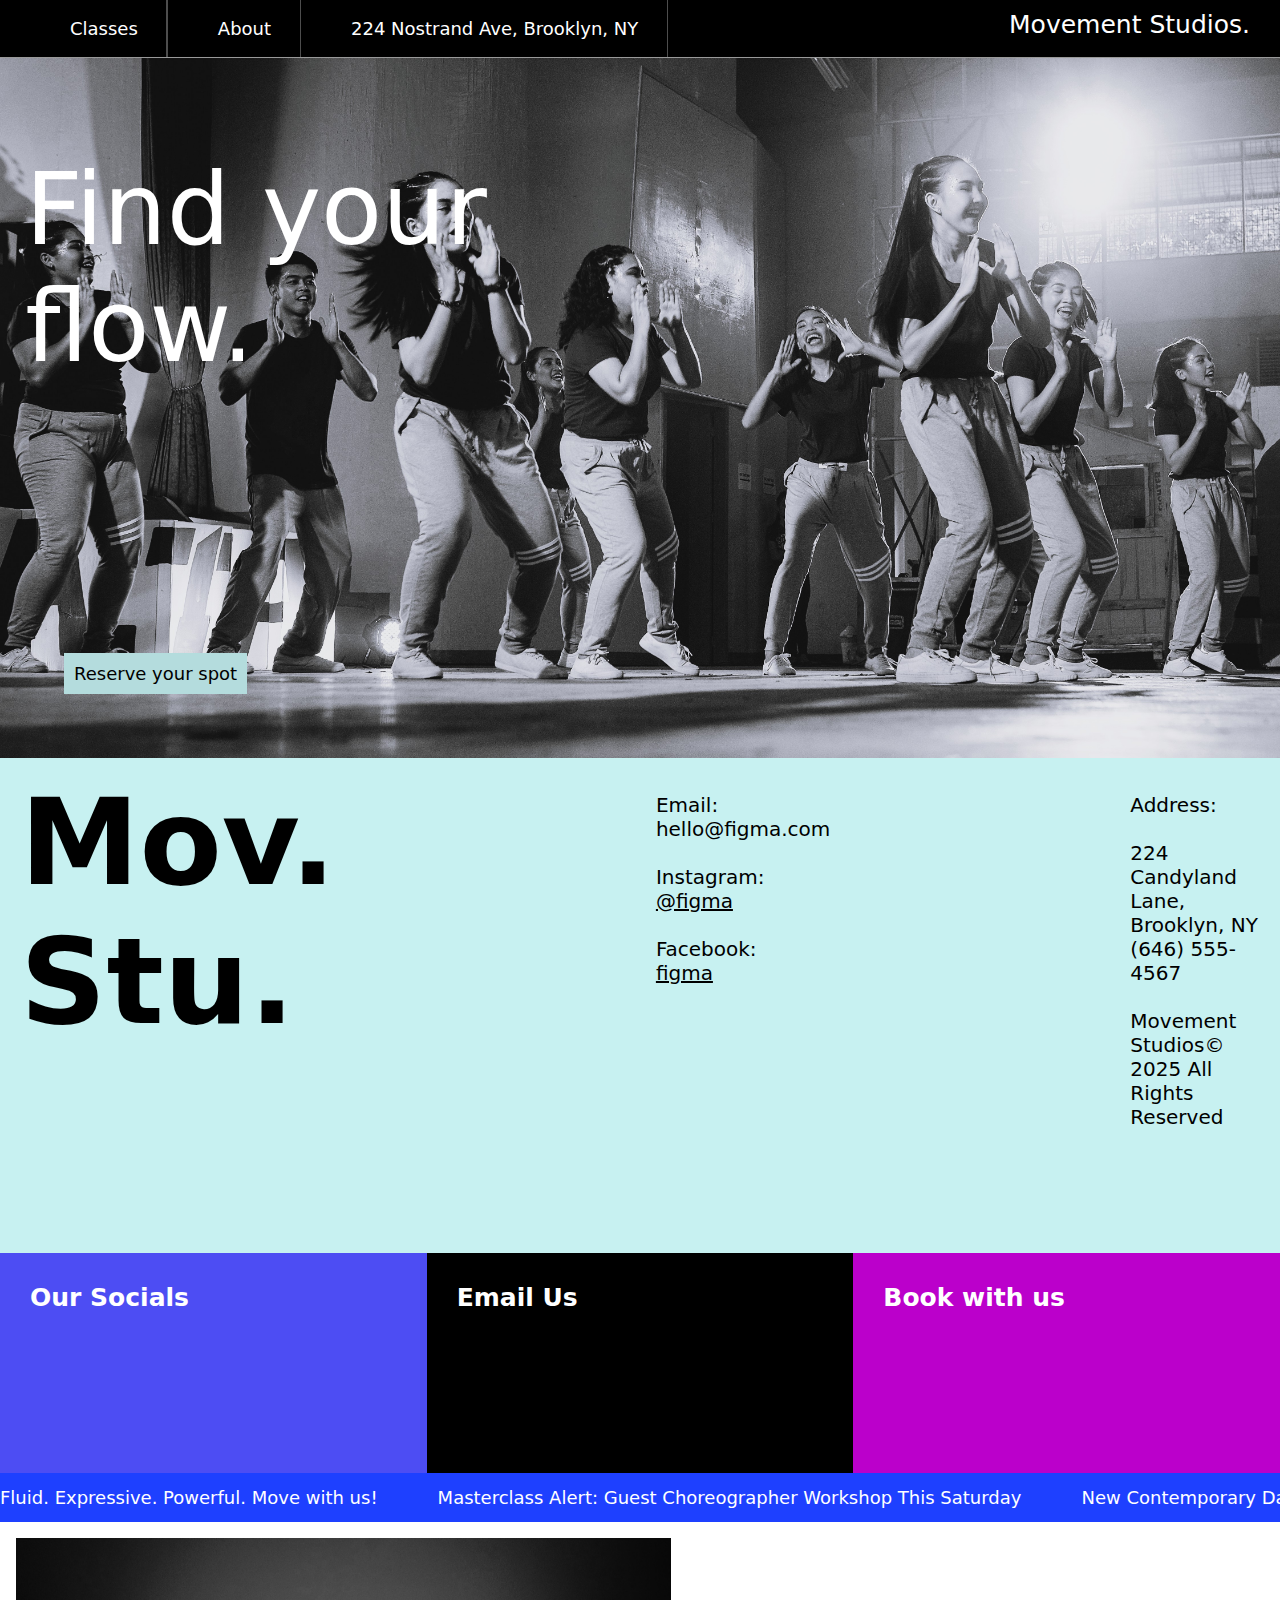
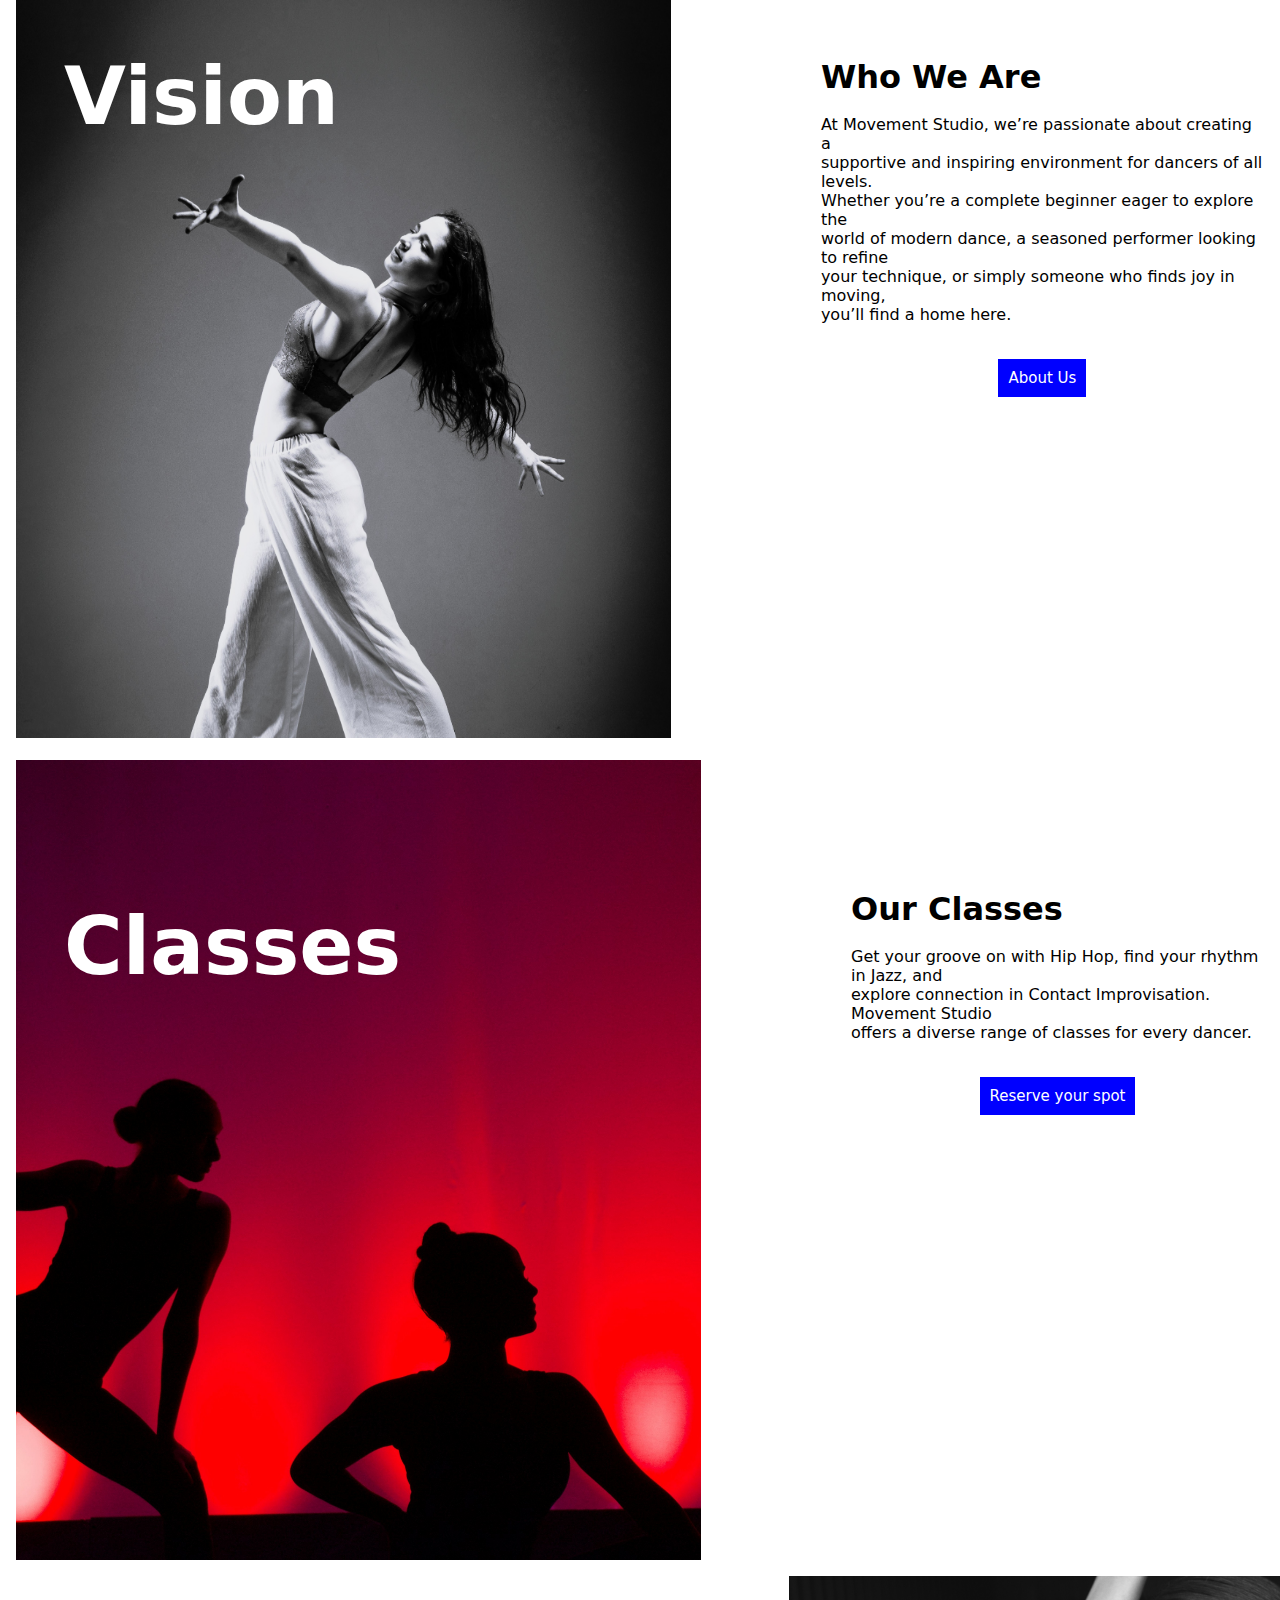
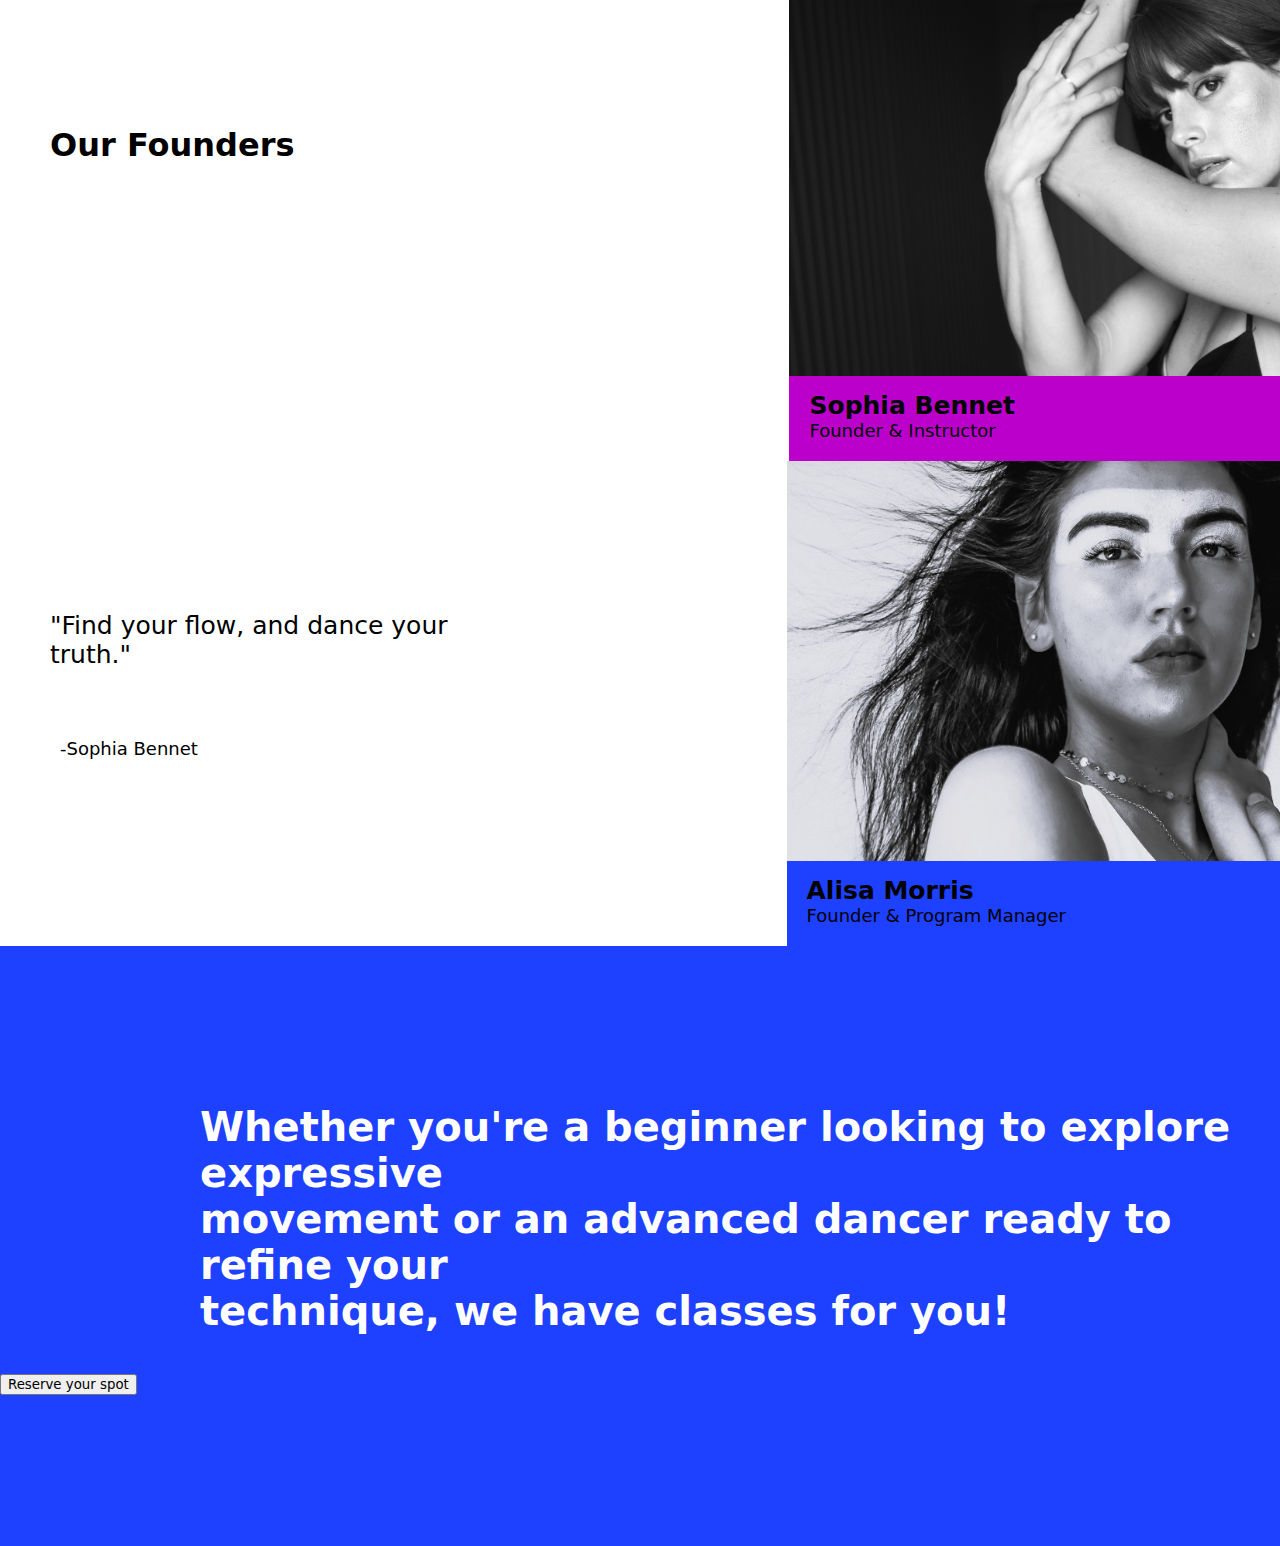
<file: index.html>
<!DOCTYPE html>
<html lang="en">

<head>
    <meta charset="UTF-8">
    <meta name="viewport" content="width=device-width, initial-scale=1.0">
    <title>Dance Studio</title>
    <link rel="stylesheet" href="style.css">


</head>

<body>
    <nav class="nav-bar">
        <ul>
            <li class="nav-item"><a href="Classes.html">Classes</a></li>
            <li class="nav-item"><a href="About.html">About</a></li>
            <li class="nav-item"> 224 Nostrand Ave, Brooklyn, NY</li>
            <li class="nav-item"></li>

        </ul>
        <div class="head">
            <p>Movement Studios.</p>
        </div>
    </nav>

    <div class="image-container">
        <img src="dance1.jpg">
        <div class="text-overlay">Find your <br> flow.</div>
        <button class="button-overlay">Reserve your spot</button>
    </div>

    <div class="mov">
        <div class="mov-text">
            <p>Mov. <br> Stu.</p>
        </div>
        <div class="mov-socials">
            <p>Email: <br> hello@figma.com</p>
            <br>
            <p>Instagram: <br><u> @figma </u> </p>
            <br>
            <p>Facebook: <br><u> figma</u></p>
        </div>
        <div class="mov-add">
            <p> Address:
                <br><br>
                224 Candyland Lane, Brooklyn, NY <br>
                (646) 555-4567
                <br><br>
                Movement Studios&copy; <br>
                2025 All Rights Reserved
            </p>

        </div>
    </div>

    <div class="boxes">
        <div class="socials">Our Socials</div>
        <div class="email">Email Us</div>
        <div class="book">Book with us</div>
    </div>

    <div class="marquee">
        <div class="marquee-content">
            <span>Fluid. Expressive. Powerful. Move with us!</span>
            <span>Masterclass Alert: Guest Choreographer Workshop This Saturday</span>
            <span>New Contemporary Dance Classes Now Enrolling – Secure Your Spot</span>
        </div>
    </div>
    <div class="who">
        <div>
            <img class="who-img" src="dance2.jpg" alt="">
            <div>
                <p class="who-overlay">Vision</p>
            </div>
        </div>

        <div class="who-text">
            <h1>Who We Are</h1>
            <br>
            <p>At Movement Studio, we’re passionate about creating a <br> supportive and inspiring environment for
                dancers of
                all
                levels. <br> Whether you’re a complete beginner eager to explore the <br>world of modern dance, a
                seasoned
                performer
                looking to refine <br> your technique, or simply someone who finds joy in moving, <br> you’ll find a
                home
                here.

            </p>
            <br>
            <button class="about">About Us</button>
        </div>
    </div>
    <div class="classes">
        <img class="classes-img" src="dance3.jpg" alt="">
        <p class="classes-overlay">Classes</p>
        <div class="who-text">
            <h1>Our Classes</h1>
            <br>
            <p>Get your groove on with Hip Hop, find your rhythm in Jazz, and <br>explore connection in Contact
                Improvisation. Movement Studio <br> offers a diverse range of classes for every dancer.

            </p>
            <br>
            <button class="about">Reserve your spot</button>
        </div>

    </div>
    <div class="sophia">
        <div>
            <h1>Our Founders</h1>
        </div>
        <div>
            <img class="sophia-img" src="dance4.jpg" alt="">
            <div class="sophia-text">
                <h4>Sophia Bennet</h4>
                <p>Founder & Instructor</p>
            </div>
        </div>
    </div>

    <div class="alisa">
        <div>
            <p>"Find your flow, and dance your <br> truth."</p>
            <br>

            <h4 class="so">-Sophia Bennet</h4>

        </div>
        <div>
            <img class="alisa-img" src="dance5.jpg" alt="">
            <div class="alisa-text">
                <h4>Alisa Morris</h4>
                <h5>Founder & Program Manager</h5>
            </div>
        </div>
    </div>

    <div class="blue">
        <p>
            <br><br><br>
            Whether you're a beginner looking to explore expressive <br> movement or an advanced dancer ready to refine
            your <br>
            technique, we have classes for you!
        </p>
        <button>Reserve your spot</button>
    </div>




</body>

</html>
</file>
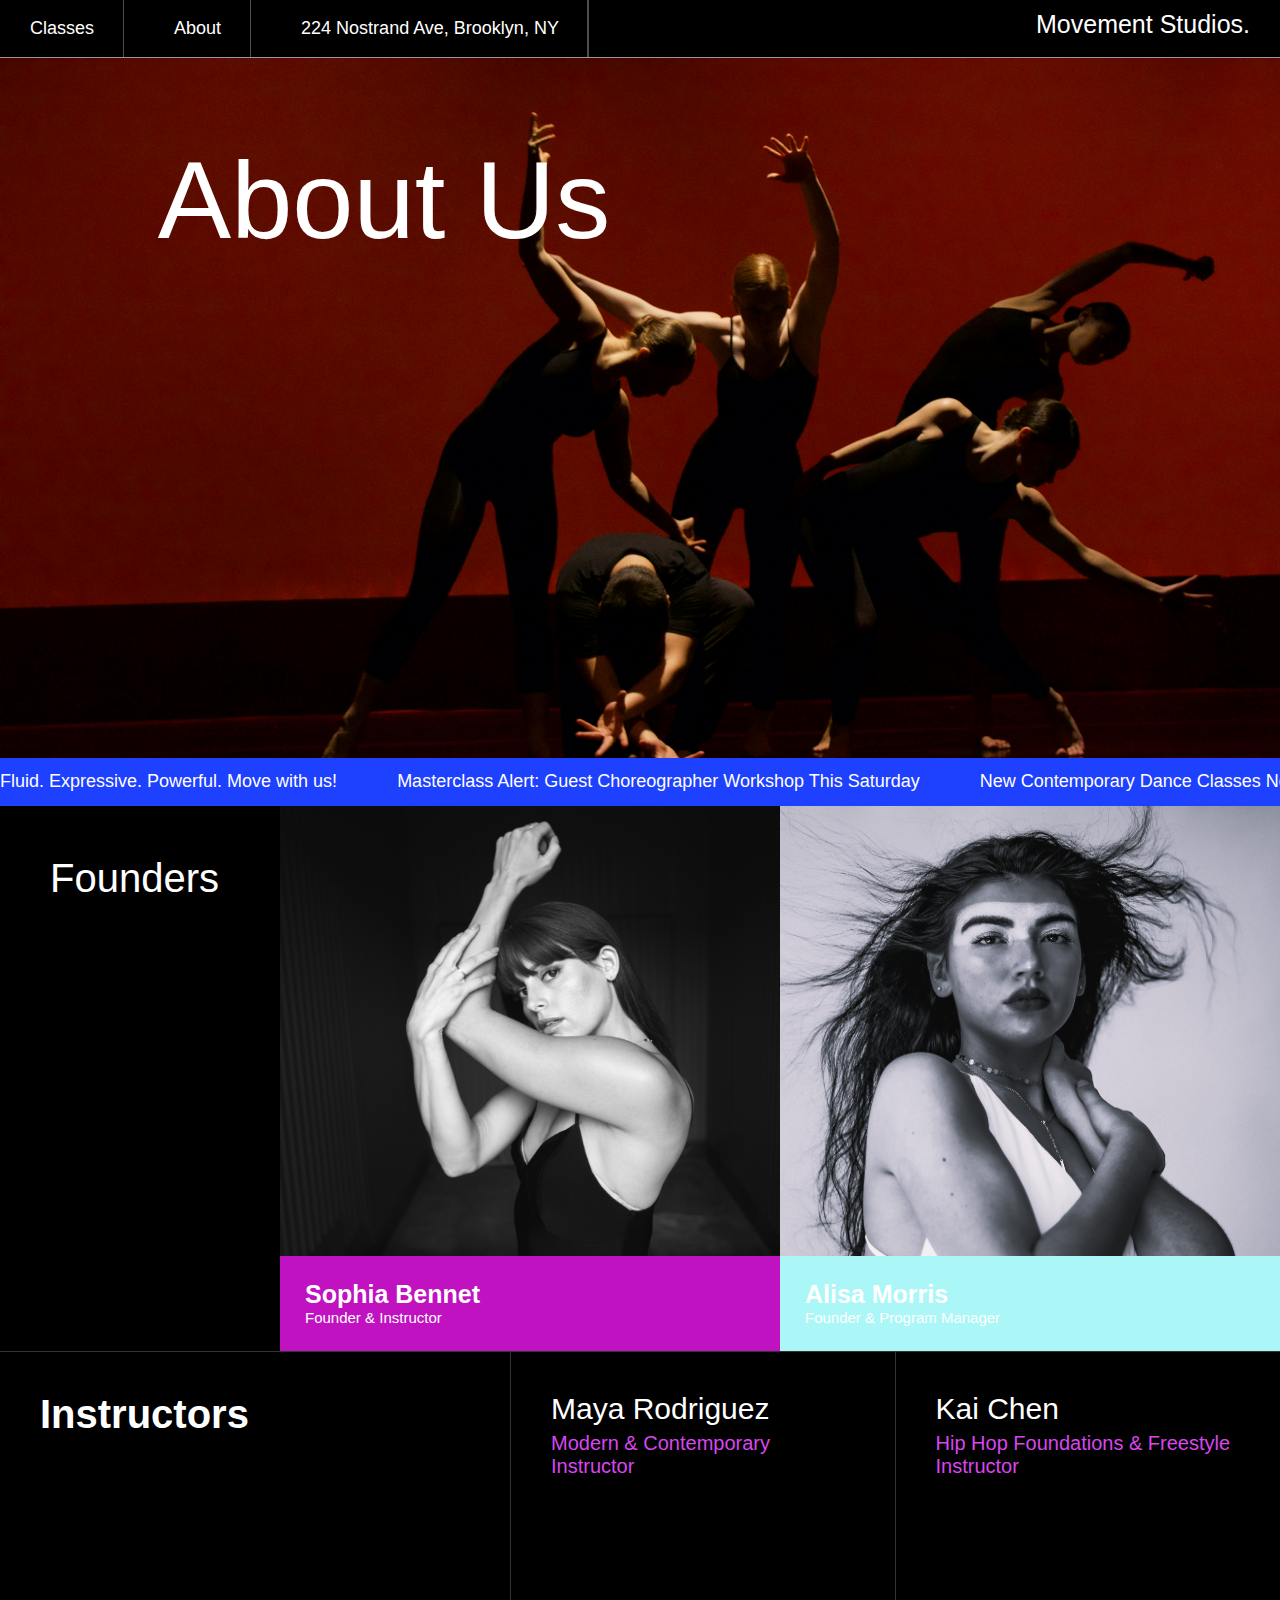
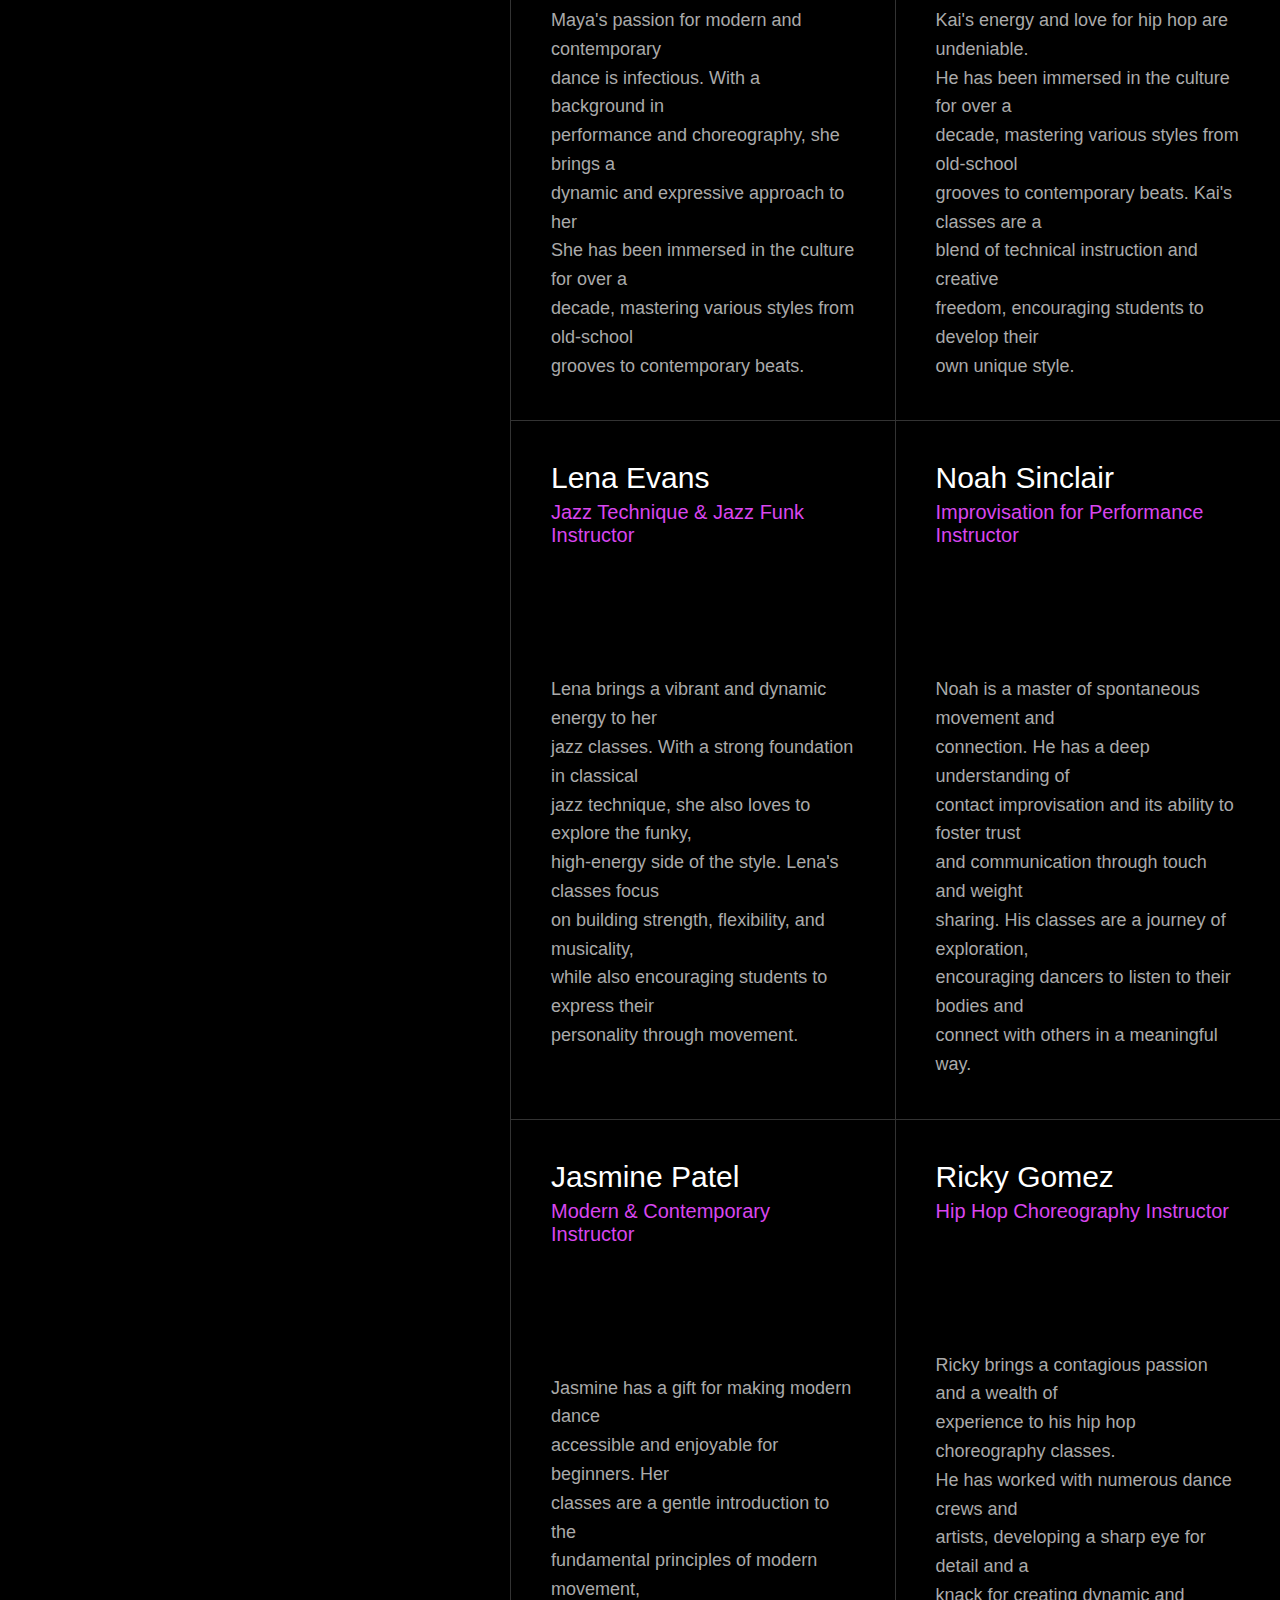
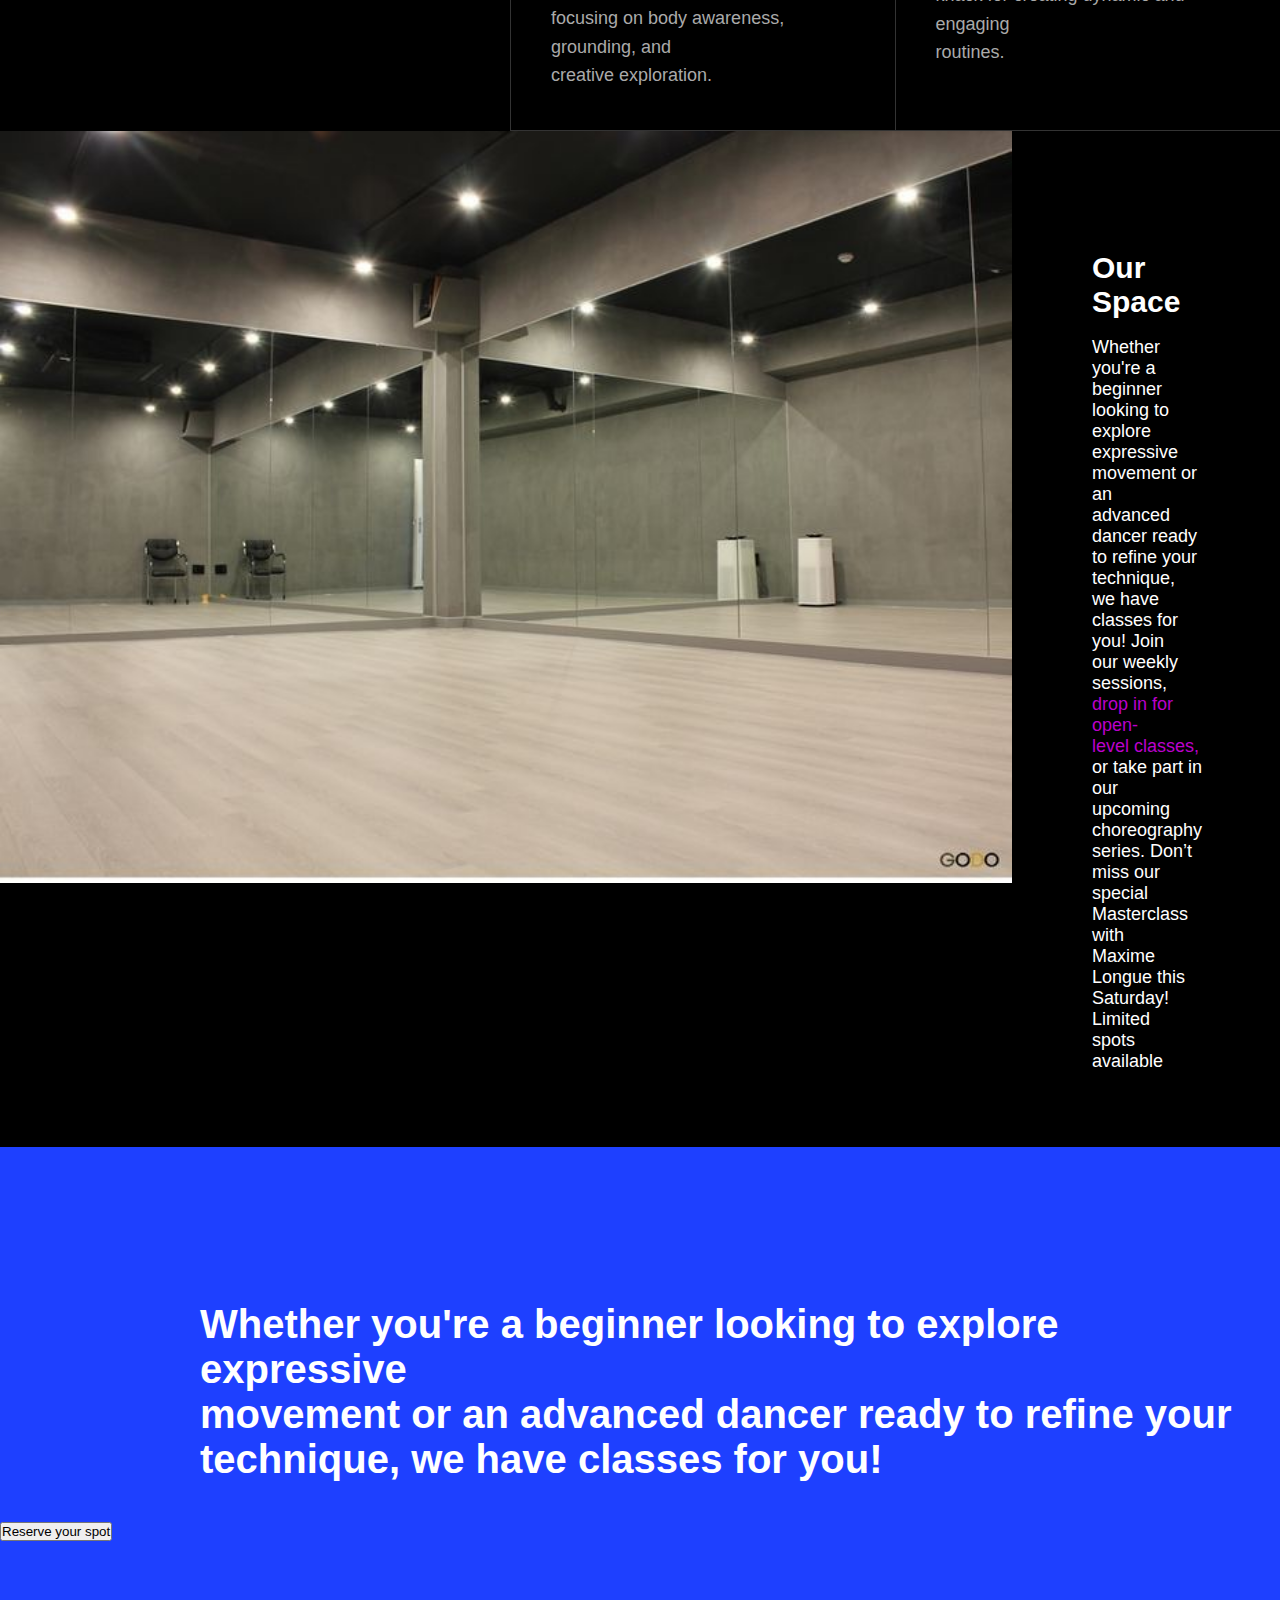
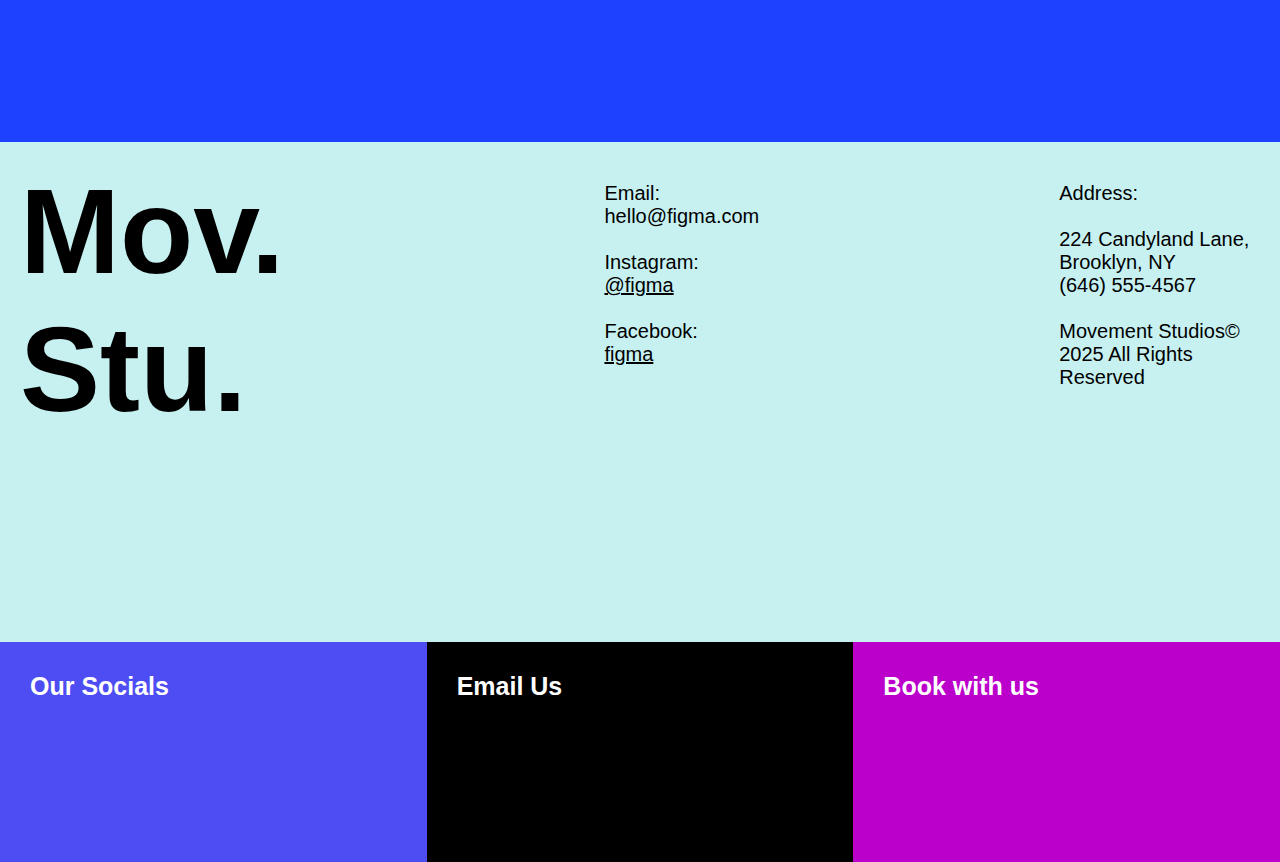
<file: About.html>
<!DOCTYPE html>
<html lang="en">

<head>
    <meta charset="UTF-8">
    <meta name="viewport" content="width=device-width, initial-scale=1.0">
    <title>Dance Studio</title>
    <link rel="stylesheet" href="About.css">


</head>

<body>
    <nav class="nav-bar">
        <ul>
            <li class="nav-item"><a href="Classes.html">Classes</a></li>
            <li class="nav-item"><a href="About.html">About</a></li>
            <li class="nav-item"> 224 Nostrand Ave, Brooklyn, NY</li>
            <li class="nav-item"></li>

        </ul>
        <div class="head">
            <p>Movement Studios.</p>
        </div>
    </nav>

    <div class="image-container">
        <img src="dance9.jpg">
        <div class="text-overlay">About Us</div>
    </div>

    <div class="marquee">
        <div class="marquee-content">
            <span>Fluid. Expressive. Powerful. Move with us!</span>
            <span>Masterclass Alert: Guest Choreographer Workshop This Saturday</span>
            <span>New Contemporary Dance Classes Now Enrolling – Secure Your Spot</span>
        </div>
    </div>

    <div class="founders">
        <div class="founders-box">
            <p>Founders</p>
        </div>
        <div class="founders-pic">
            <div>
                <img class="founders-img" src="dance13.jpg" alt="">
                <div class="founders-content-sophia">
                    <h3>Sophia Bennet</h3>
                    <h6>Founder & Instructor</h6>
                </div>
            </div>
            <div>
                <img class="founders-img" src="dance12.jpg" alt="">
                <div class="founders-content-alisa">
                    <h3>Alisa Morris</h3>
                    <h6>Founder & Program Manager</h6>
                </div>
            </div>
        </div>
    </div>

    <section class="instructors-section">
        <div class="instructors-title">
            <h2>Instructors</h2>
        </div>

        <div class="instructors-grid">

            <div class="instructor-card">
                <h3>Maya Rodriguez</h3>
                <h4>Modern & Contemporary Instructor</h4>
                <br><br><br><br><br><br>
                <p>
                    Maya's passion for modern and contemporary <br> dance is infectious. With a background in <br>
                    performance and
                    choreography, she brings a <br> dynamic and expressive approach to her <br>
                    She has been
                    immersed in
                    the culture for over a <br> decade, mastering various styles from old-school <br> grooves to
                    contemporary
                    beats.
                </p>
            </div>

            <div class="instructor-card">
                <h3>Kai Chen</h3>
                <h4>Hip Hop Foundations & Freestyle Instructor</h4>
                <br><br><br><br><br><br>
                <p>
                    Kai's energy and love for hip hop are undeniable. <br> He has been immersed in the culture for over
                    a <br>
                    decade, mastering various styles from old-school <br>grooves to contemporary beats. Kai's classes
                    are a <br>
                    blend of technical instruction and creative <br> freedom, encouraging students to develop their <br>
                    own
                    unique style.
                </p>
            </div>

            <div class="instructor-card">
                <h3>Lena Evans</h3>
                <h4>Jazz Technique & Jazz Funk Instructor</h4>
                <br><br><br><br><br><br>
                <p>
                    Lena brings a vibrant and dynamic energy to her <br> jazz classes. With a strong foundation in
                    classical <br>
                    jazz technique, she also loves to explore the funky,<br> high-energy side of the style. Lena's
                    classes
                    focus <br> on building strength, flexibility, and musicality,<br> while also encouraging students to
                    express
                    their <br> personality through movement.

                </p>
            </div>

            <div class="instructor-card">
                <h3>Noah Sinclair</h3>
                <h4>Improvisation for Performance Instructor</h4>
                <br><br><br><br><br><br>
                <p>
                    Noah is a master of spontaneous movement and <br> connection. He has a deep understanding of
                    <br>contact
                    improvisation and its ability to foster trust <br> and communication through touch and weight <br>
                    sharing.
                    His classes are a journey of exploration, <br>encouraging dancers to listen to their bodies and <br>
                    connect
                    with others in a meaningful way.
                </p>
            </div>

            <div class="instructor-card">
                <h3>Jasmine Patel</h3>
                <h4>Modern & Contemporary Instructor</h4>
                <br><br><br><br><br><br>
                <p>
                    Jasmine has a gift for making modern dance <br> accessible and enjoyable for beginners. Her <br>
                    classes are a
                    gentle introduction to the <br>fundamental principles of modern movement, <br> focusing on body
                    awareness,
                    grounding, and <br>creative exploration.

                </p>
            </div>

            <div class="instructor-card">
                <h3>Ricky Gomez</h3>
                <h4>Hip Hop Choreography Instructor</h4>
                <br><br><br><br><br><br>
                <p>
                    Ricky brings a contagious passion and a wealth of <br> experience to his hip hop choreography
                    classes. <br>He
                    has worked with numerous dance crews and <br>artists, developing a sharp eye for detail and a <br>
                    knack
                    for
                    creating dynamic and engaging <br>routines.

            </div>

        </div>

    </section>

    <div class="floor">
        <div>
            <img src="dance10.jpg" alt="">
        </div>
        <div class="floor-content">
            <h3>Our Space</h3>
            <br>
            <p>
                Whether you're a beginner looking to <br> explore expressive movement or an <br> advanced dancer ready
                to
                refine
                your <br> technique, we have classes for you! Join <br> our weekly sessions,<span> drop in for open-
                    <br>level
                    classes,</span>
                or
                take part in our <br> upcoming choreography series. Don’t <br> miss our special Masterclass with
                <br>Maxime
                Longue
                this Saturday! Limited <br>spots available
            </p>
        </div>
    </div>
    <div class="blue">
        <p>
            <br><br><br>
            Whether you're a beginner looking to explore expressive <br> movement or an advanced dancer ready to refine
            your <br>
            technique, we have classes for you!
        </p>
        <button>Reserve your spot</button>
    </div>

    <div class="mov">
        <div class="mov-text">
            <p>Mov. <br> Stu.</p>
        </div>
        <div class="mov-socials">
            <p>Email: <br> hello@figma.com</p>
            <br>
            <p>Instagram: <br><u> @figma </u> </p>
            <br>
            <p>Facebook: <br><u> figma</u></p>
        </div>
        <div class="mov-add">
            <p> Address:
                <br><br>
                224 Candyland Lane, Brooklyn, NY <br>
                (646) 555-4567
                <br><br>
                Movement Studios&copy; <br>
                2025 All Rights Reserved
            </p>

        </div>
    </div>

    <div class="boxes">
        <div class="socials">Our Socials</div>
        <div class="email">Email Us</div>
        <div class="book">Book with us</div>
    </div>

</body>

</html>
</file>
<file: style.css>
* {
    margin: 0;
    font-family: system-ui, -apple-system, BlinkMacSystemFont, 'Segoe UI', Roboto, Oxygen, Ubuntu, Cantarell, 'Open Sans', 'Helvetica Neue', sans-serif;
    font-weight: lighter;
}

* {
    box-sizing: border-box;
}

img {
    max-width: 100%;
    height: auto;
    display: block;
}

.nav-bar {
    background-color: black;
    color: white;
    display: flex;
    justify-content: space-between;
    border-bottom: 1px solid #999;
}

.nav-bar ul {
    list-style: none;
    display: flex;
}

.nav-bar ul li {
    margin-right: 20px;
}

.nav-bar ul li a {
    color: white;
    text-decoration: none;
}

.nav-item {
    color: #fff;
    padding: 18px 30px;
    font-size: 18px;
    font-weight: 400;
    position: relative;
    white-space: nowrap;
}

.nav-item:not(:last-child)::after {
    content: "";
    position: absolute;
    right: 0;
    top: 0%;
    height: 100%;
    width: 1.5px;
    background-color: rgba(255, 255, 255, 0.3);
}

.head {
    margin: 10px;
    margin-right: 30px;
    font-size: 25px;

}

.image-container {
    position: relative;

}

.image-container img {
    width: 1600px;
    height: 700px;
    object-fit: cover;
}

.text-overlay {
    position: absolute;
    top: 30%;
    left: 20%;
    transform: translate(-50%, -50%);
    color: white;
    font-size: 100px;
    font-weight: 500;
    padding: 10px 20px;
    border-radius: 6px;
}

.button-overlay {
    position: absolute;
    top: 85%;
    left: 5%;
    background-color: rgb(180, 220, 221);
    padding: 10px;
    font-size: 18px;
    font-weight: 350;
    border: none;
    text-decoration: none;
    color: black;
}

.mov {
    background-color: rgb(199, 241, 241);
    margin-top: -5px;
    display: flex;
    gap: 300px;
    height: 500px;
}

.mov-text {
    padding: 20px;
    font-size: 120px;
    font-weight: 800;
}

.mov-socials {
    margin-top: 40px;
    font-size: 20px;
    font-weight: 550;
}

.mov-add {

    margin-top: 40px;
    font-size: 20px;
    font-weight: 550;

}


.socials {
    background-color: rgb(77, 77, 243);
    color: white;
    width: 510px;
    height: 220px;
    padding: 30px;
    font-size: 25px;
    font-weight: 600;
}

.email {
    background-color: black;
    color: white;
    width: 510px;
    height: 220px;
    padding: 30px;
    font-size: 25px;
    font-weight: 600;
}

.book {
    background-color: rgb(187, 0, 203);
    color: white;
    width: 510px;
    height: 220px;
    padding: 30px;
    font-size: 25px;
    font-weight: 600;
}

.boxes {
    display: flex;
}

.marquee {
    width: 100%;
    background-color: #1e40ff;
    overflow: hidden;
    white-space: nowrap;
    padding: 14px 0;
}

.marquee-content {
    display: inline-flex;
    gap: 60px;
    animation: scroll 20s linear infinite;
}

.marquee-content span {
    color: white;
    font-size: 18px;
    font-weight: 500;
}

.marquee:hover .marquee-content,
.marquee:active .marquee-content {
    animation-play-state: paused;
}

@keyframes scroll {
    from {
        transform: translateX(100%);
    }

    to {
        transform: translateX(-100%);
    }
}

.who {
    display: flex;
    gap: 150px;
}

.who-img {
    height: 800px;
    width: 750px;
}

.who-text {
    font-weight: 550;
}

.who-text h1 {
    margin-top: 120px;
    font-weight: 600;
}

.about {
    background-color: blue;
    color: white;
    padding: 10px;
    font-size: 15px;
    border: none;
    text-decoration: none;
}

.who-overlay {
    position: absolute;
    top: 1650px;
    left: 5%;
    color: white;
    font-size: 80px;
    font-weight: 600;
}

.classes {
    display: flex;
    gap: 150px;
}

.classes-img {
    width: 750px;
    height: 800px;
    margin-top: -10px;
}

.classes-overlay {
    position: absolute;
    top: 2500px;
    left: 5%;
    color: white;
    font-size: 80px;
    font-weight: 600;
}

.sophia {
    display: flex;


}

.sophia h1 {
    margin: 50px;
    white-space: nowrap;
    margin-top: 150px;
    font-weight: 700;

}


.sophia-img {
    width: 775px;
    height: 400px;
    margin-left: 445px;
}

.sophia-text {
    margin-left: 445px;
    padding: 20px;
    margin-top: -5px;
    background-color: rgb(187, 0, 203);
}

.sophia-text h4 {
    font-weight: 700;
    font-size: 25px;
}

.sophia-text p {

    font-size: 18px;
}

.alisa {
    display: flex;
}

.alisa p {
    margin: 50px;
    font-size: 25px;
    white-space: nowrap;
    margin-top: 150px;
    font-weight: 500;
}

.alisa-img {
    width: 775px;
    height: 400px;
    margin-left: 289px;
}

.alisa-text {
    margin-left: 289px;
    padding: 20px;
    margin-top: -5px;
    background-color: #1e40ff;
}

.alisa-text h4 {
    font-weight: 700;
    font-size: 25px;
}

.alisa-text h5 {

    font-size: 18px;
}

.alisa-text p {

    font-size: 18px;
}

.so {
    margin-left: 60px;
    font-size: 18px;
    font-weight: bolder;

}

.blue {
    background-color: #1e40ff;
    height: 600px;
    color: white;

}

.blue p {
    padding: 20px;
    margin: 20px;
    font-size: 40px;
    margin-left: 180px;
    margin-top: 0;
    text-align: left;
    font-weight: 700;
}

.blue-button {
    background-color: rgb(180, 220, 221);
    padding: 10px;
    font-size: 18px;
    font-weight: 350;
    border: none;
    margin: 20px;
    margin-left: 200px;
    text-decoration: none;
    color: black;
}

/* ===================== MOBILE RESPONSIVE FIX ===================== */
@media (max-width: 768px) {

    /* Stack navbar items */
    .nav-bar ul {
        flex-direction: column;
        align-items: center;
    }

    /* Remove divider lines completely */
    .nav-item::after {
        content: none !important;
        display: none !important;
    }

    /* Clean spacing */
    .nav-item {
        width: 100%;
        text-align: center;
        padding: 12px 0;
    }

    .head {
        margin: 10px, 0;
        font-size: 22px;
    }


    /* HERO */
    .image-container img {
        width: 100%;
        height: 60vh;
    }



    .text-overlay {
        text-align: left;
        font-weight: 700;
        margin-left: 16px;
    }

    .button-overlay {
        margin-left: 16px;
        align-self: flex-start;
    }



    /* MOV SECTION */
    .mov {
        flex-direction: column;
        gap: 30px;
        height: auto;
        padding: 20px;
        text-align: center;
    }

    .mov-text {
        font-size: 64px;
    }



    .socials,
    .email,
    .book {
        width: 100%;
        height: auto;
    }

    /* WHO SECTION */
    .who {
        flex-direction: column;
        gap: 40px;
    }

    .who-img {
        width: 100%;
        height: auto;
    }

    .who-overlay {
        font-size: 42px;
        bottom: 30px;
        left: 20px;
    }

    .who-text h1 {
        margin-top: 20px;
        text-align: center;
    }

    .who-text p {
        text-align: center;
    }

    .who {
        position: relative;
    }

    .who-overlay {
        position: absolute;
        top: 16px;
        left: 16px;
        z-index: 2;
        color: white;
    }

    /* Boxes stack vertically */
    .boxes {
        display: flex;
        flex-direction: column;
        gap: 16px;
    }

    /* CLASSES SECTION */
    .classes {
        flex-direction: column;
        gap: 30px;
        padding: 20px;
    }

    .classes-img {
        width: 100%;
        height: auto;
        margin: -5px;
    }

    .classes-overlay {
        position: absolute;
        top: auto;
        left: 10%;
        margin-top: 40px;
        font-size: 48px;
    }

    /* SOPHIA */
    .sophia {
        flex-direction: column;
        align-items: center;
    }

    .sophia h1 {
        margin: 20px 0;
    }

    .sophia-img {
        width: 100%;
        margin-left: 0;
    }

    .sophia-text {
        margin-left: 0;
        width: 100%;
        text-align: center;
    }

    /* ALISA */
    .alisa {
        flex-direction: column;
        align-items: center;
        text-align: center;
    }

    .alisa p {
        margin: 20px;
        white-space: normal;
    }

    .alisa-img {
        width: 100%;
        margin-left: 0;
    }

    .alisa-text {
        margin-left: 0;
        width: 100%;
        text-align: center;
    }

    /* BLUE CTA */
    .blue {
        height: auto;
        padding: 40px 20px;
        text-align: center;
    }

    .blue p {
        font-size: 22px;
        margin-left: 0;
    }

    .blue-button {
        margin-left: 0;
        margin-top: 20px;
    }
}

/* Remove space around the classes image */
.classes-image,
.classes-image img {
    margin: 0;
    padding: 0;
    width: 100%;
    display: block;
}

/* Fix About button position */
.about {
    display: block;
    margin: 16px auto 0;
    /* center horizontally */
    text-align: center;
}

/* Normalize section spacing */
.who,
.classes {
    padding: 16px;
    margin: 0;
}
</file>
<file: About.css>
* {
    margin: 0;
    font-family: system-ui, -apple-system, BlinkMacSystemFont, 'Segoe UI', Roboto, Oxygen, Ubuntu, Cantarell, 'Open Sans', 'Helvetica Neue', sans-serif;
    font-weight: lighter;
}

.nav-bar {
    background-color: black;
    color: white;
    display: flex;
    justify-content: space-between;
    border-bottom: 1px solid #999;
}

.nav-bar ul {
    list-style: none;
    display: flex;
}

.nav-bar ul li {
    margin-right: 20px;
}

.nav-bar ul li a {
    color: white;
    text-decoration: none;
}

.nav-item {
    color: #fff;
    padding: 18px 30px;
    font-size: 18px;
    font-weight: 400;
    position: relative;
    white-space: nowrap;
}

.nav-item:not(:last-child)::after {
    content: "";
    position: absolute;
    right: 0;
    top: 0%;
    height: 100%;
    width: 1.5px;
    background-color: rgba(255, 255, 255, 0.3);
}

.head {
    margin: 10px;
    margin-right: 30px;
    font-size: 25px;

}

.image-container {
    position: relative;

}

.image-container img {
    width: 1600px;
    height: 700px;
    object-fit: cover;
}

.text-overlay {
    position: absolute;
    top: 20%;
    left: 30%;
    transform: translate(-50%, -50%);
    color: white;
    font-size: 110px;
    font-weight: 400;
    padding: 10px 20px;
    border-radius: 6px;
}

.marquee {
    width: 100%;
    background-color: #1e40ff;
    overflow: hidden;
    white-space: nowrap;
    padding: 14px 0;
    margin-top: -5px;
}

.marquee-content {
    display: inline-flex;
    gap: 60px;
    animation: scroll 20s linear infinite;
}

.marquee-content span {
    color: white;
    font-size: 18px;
    font-weight: 500;
}

.marquee:hover .marquee-content,
.marquee:active .marquee-content {
    animation-play-state: paused;
}

@keyframes scroll {
    from {
        transform: translateX(100%);
    }

    to {
        transform: translateX(-100%);
    }
}

.founders {
    display: flex;

}

.founders-img {
    width: 500px;
    height: 450px;
}

.founders-pic {
    display: flex;
}

.founders-box {
    background-color: black;
    padding: 50px;
    width: 800px;
    color: white;
}

.founders-box p {
    font-size: 40px;
    font-weight: 500;
}

.founders-content-sophia {
    padding: 25px;
    background-color: rgb(192, 18, 192);
    margin-top: -5px;
}

.founders-content-alisa {
    padding: 25px;
    background-color: rgb(171, 247, 247);
    margin-top: -5px;
}

.founders-content-sophia h3 {
    font-size: 25px;
    font-weight: 650;
}

.founders-content-alisa h3 {
    font-size: 25px;
    font-weight: 650;
}

.founders-content-alisa h6 {
    font-size: 15px;
    font-weight: 400;
}

.founders-content-sophia h6 {
    font-size: 15px;
    font-weight: 400;
}

* {
    margin: 0;
    padding: 0;
    box-sizing: border-box;
    font-family: Arial, sans-serif;
}

body {
    background: black;
    color: white;
}

.instructors-section {
    display: grid;
    grid-template-columns: 280px 1fr;
    min-height: 100vh;
    border-top: 1px solid #333;
    gap: 230px;
}


.instructors-title {
    padding: 40px;
}

.instructors-title h2 {
    font-size: 40px;
    font-weight: 600;
}


.instructors-grid {
    display: grid;
    grid-template-columns: repeat(2, 1fr);
    border-left: 1px solid #333;
}


.instructor-card {
    padding: 40px;
    border-bottom: 1px solid #333;
}

.instructor-card:nth-child(odd) {
    border-right: 1px solid #333;
}

.instructor-card h3 {
    font-size: 30px;
    font-weight: 500;
    margin-bottom: 6px;
}

.instructor-card h4 {
    font-size: 20px;
    font-weight: 500;
    color: #d946ef;
    margin-bottom: 20px;
}

.instructor-card p {
    font-size: 18px;
    line-height: 1.6;
    color: #aaa;
}

.mov {
    background-color: rgb(199, 241, 241);
    margin-top: -5px;
    display: flex;
    gap: 300px;
    height: 500px;
    color: black;
}

.mov-text {
    padding: 20px;
    font-size: 120px;
    font-weight: 800;
}

.mov-socials {
    margin-top: 40px;
    font-size: 20px;
    font-weight: 550;
}

.mov-add {

    margin-top: 40px;
    font-size: 20px;
    font-weight: 550;

}


.socials {
    background-color: rgb(77, 77, 243);
    color: white;
    width: 510px;
    height: 220px;
    padding: 30px;
    font-size: 25px;
    font-weight: 600;
}

.email {
    background-color: black;
    color: white;
    width: 510px;
    height: 220px;
    padding: 30px;
    font-size: 25px;
    font-weight: 600;
}

.book {
    background-color: rgb(187, 0, 203);
    color: white;
    width: 510px;
    height: 220px;
    padding: 30px;
    font-size: 25px;
    font-weight: 600;
}

.boxes {
    display: flex;
}

.floor {
    display: flex;
}

.floor img {
    width: 1012px;
}

.floor-content {
    padding: 80px;
    padding-top: 120px;
}

.floor-content h3 {
    font-size: 30px;
    font-weight: 600;
}

.floor-content p {
    font-size: 18px;
    font-weight: lighter;
}

.floor-content span {
    color: rgb(187, 0, 203);

}

.blue {
    background-color: #1e40ff;
    height: 600px;
    color: white;
    margin-top: -5px;

}

.blue p {
    padding: 20px;
    margin: 20px;
    font-size: 40px;
    margin-left: 180px;
    margin-top: 0;
    text-align: left;
    font-weight: 700;
}

.blue-button {
    background-color: rgb(180, 220, 221);
    padding: 10px;
    font-size: 18px;
    font-weight: 350;
    border: none;
    margin: 20px;
    margin-left: 200px;
    color: black;
    text-decoration: none;
}
</file>
